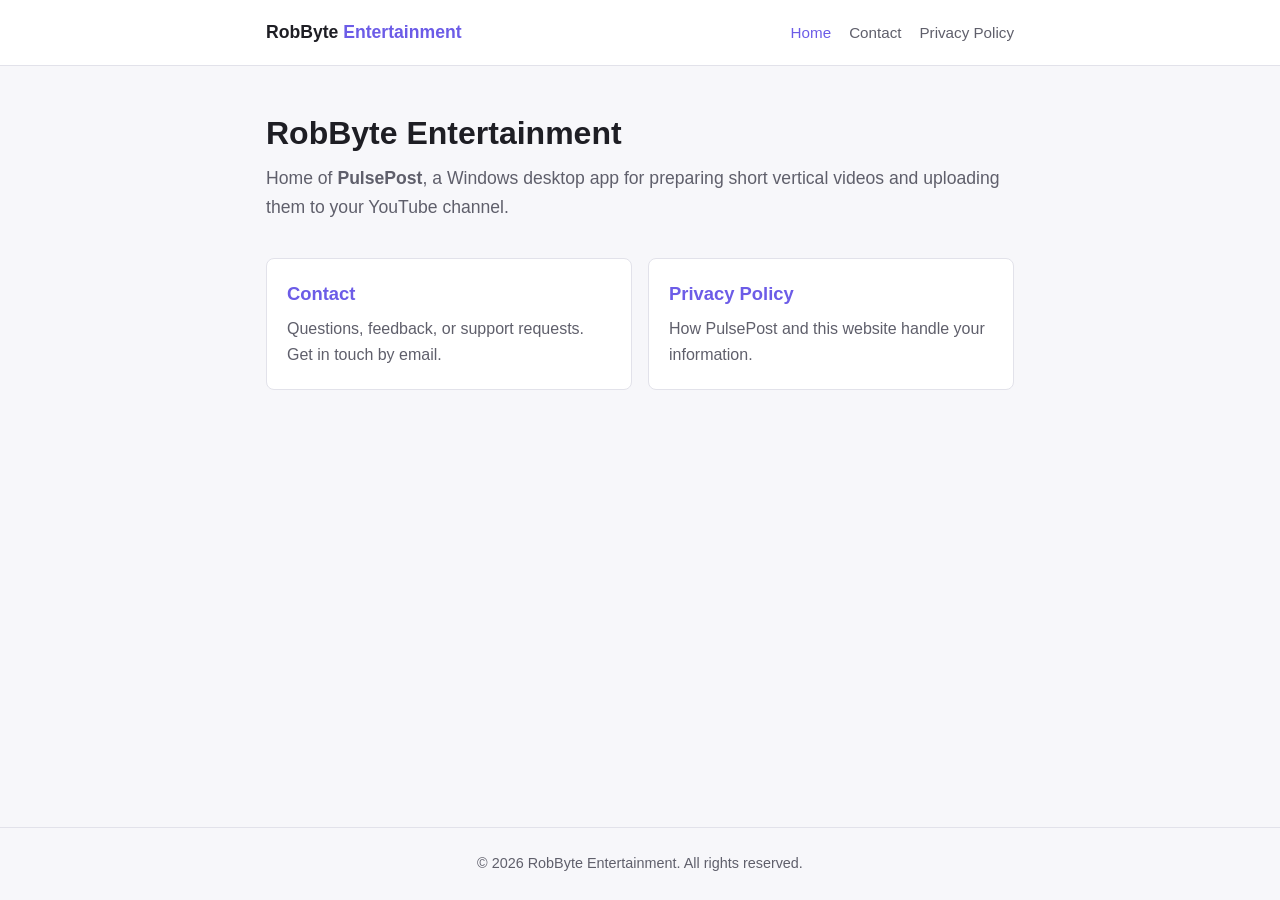
<file: index.html>
<!DOCTYPE html>
<html lang="en">
<head>
    <meta charset="UTF-8">
    <meta name="viewport" content="width=device-width, initial-scale=1.0">
    <title>RobByte Entertainment</title>
    <meta name="description" content="RobByte Entertainment, the home of PulsePost.">
    <link rel="stylesheet" href="styles.css">
</head>
<body>
    <header>
        <div class="header-inner">
            <a class="brand" href="index.html">RobByte <span>Entertainment</span></a>
            <nav class="site-nav" aria-label="Main">
                <a href="index.html" aria-current="page">Home</a>
                <a href="contact.html">Contact</a>
                <a href="privacy-policy.html">Privacy Policy</a>
            </nav>
        </div>
    </header>

    <main>
        <h1>RobByte Entertainment</h1>
        <p class="lead">
            Home of <strong>PulsePost</strong>, a Windows desktop app for preparing short vertical videos
            and uploading them to your YouTube channel.
        </p>

        <div class="cards">
            <a class="card" href="contact.html">
                <h2>Contact</h2>
                <p>Questions, feedback, or support requests. Get in touch by email.</p>
            </a>
            <a class="card" href="privacy-policy.html">
                <h2>Privacy Policy</h2>
                <p>How PulsePost and this website handle your information.</p>
            </a>
        </div>
    </main>

    <footer>
        &copy; 2026 RobByte Entertainment. All rights reserved.
    </footer>
</body>
</html>
</file>
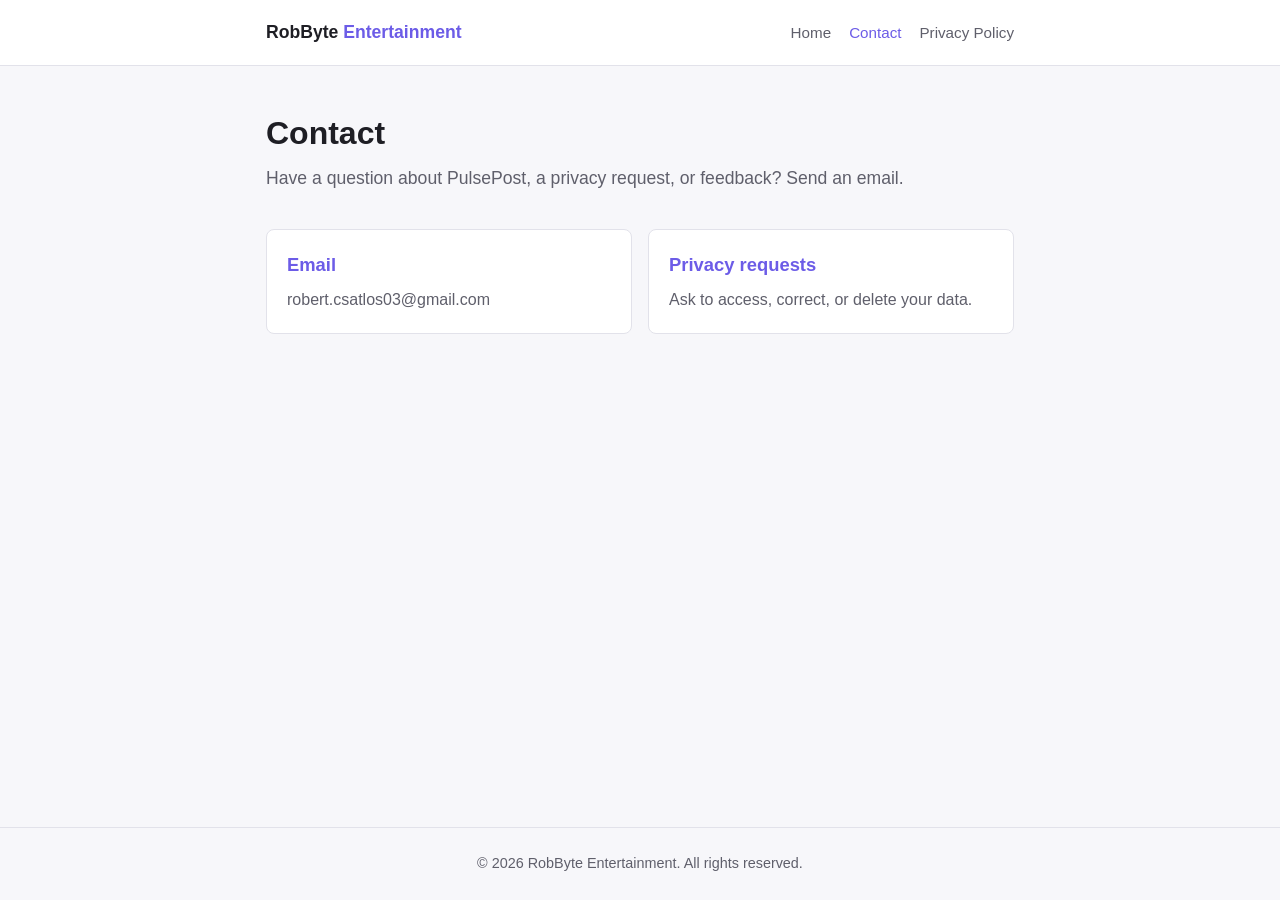
<file: contact.html>
<!DOCTYPE html>
<html lang="en">
<head>
    <meta charset="UTF-8">
    <meta name="viewport" content="width=device-width, initial-scale=1.0">
    <title>Contact | RobByte Entertainment</title>
    <meta name="description" content="Contact RobByte Entertainment about PulsePost or this website.">
    <link rel="stylesheet" href="styles.css">
</head>
<body>
    <header>
        <div class="header-inner">
            <a class="brand" href="index.html">RobByte <span>Entertainment</span></a>
            <nav class="site-nav" aria-label="Main">
                <a href="index.html">Home</a>
                <a href="contact.html" aria-current="page">Contact</a>
                <a href="privacy-policy.html">Privacy Policy</a>
            </nav>
        </div>
    </header>

    <main>
        <h1>Contact</h1>
        <p class="lead">Have a question about PulsePost, a privacy request, or feedback? Send an email.</p>

        <div class="cards">
            <a class="card" href="mailto:robert.csatlos03@gmail.com">
                <h2>Email</h2>
                <p>robert.csatlos03@gmail.com</p>
            </a>
            <a class="card" href="https://app.termly.io/dsar/36731ce0-c883-4314-8002-296a317813c5" target="_blank" rel="noopener">
                <h2>Privacy requests</h2>
                <p>Ask to access, correct, or delete your data.</p>
            </a>
        </div>
    </main>

    <footer>
        &copy; 2026 RobByte Entertainment. All rights reserved.
    </footer>
</body>
</html>
</file>
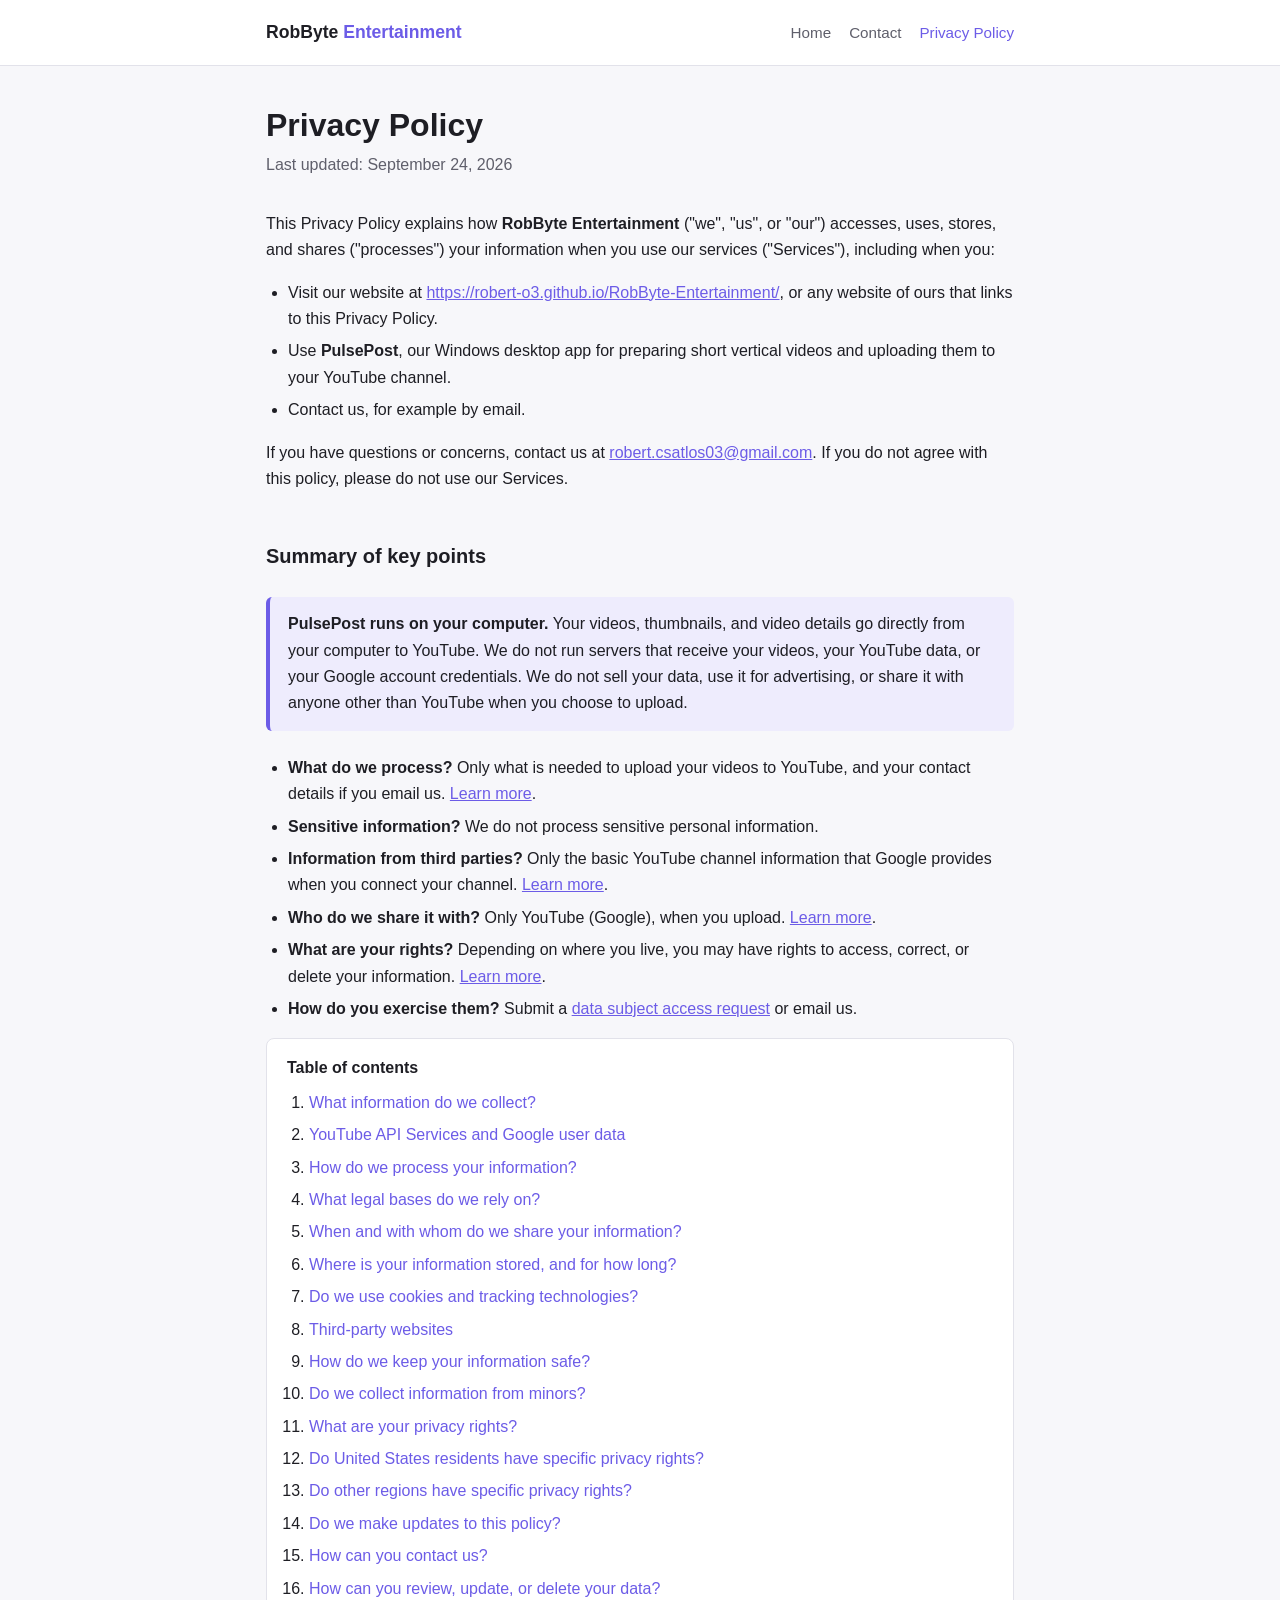
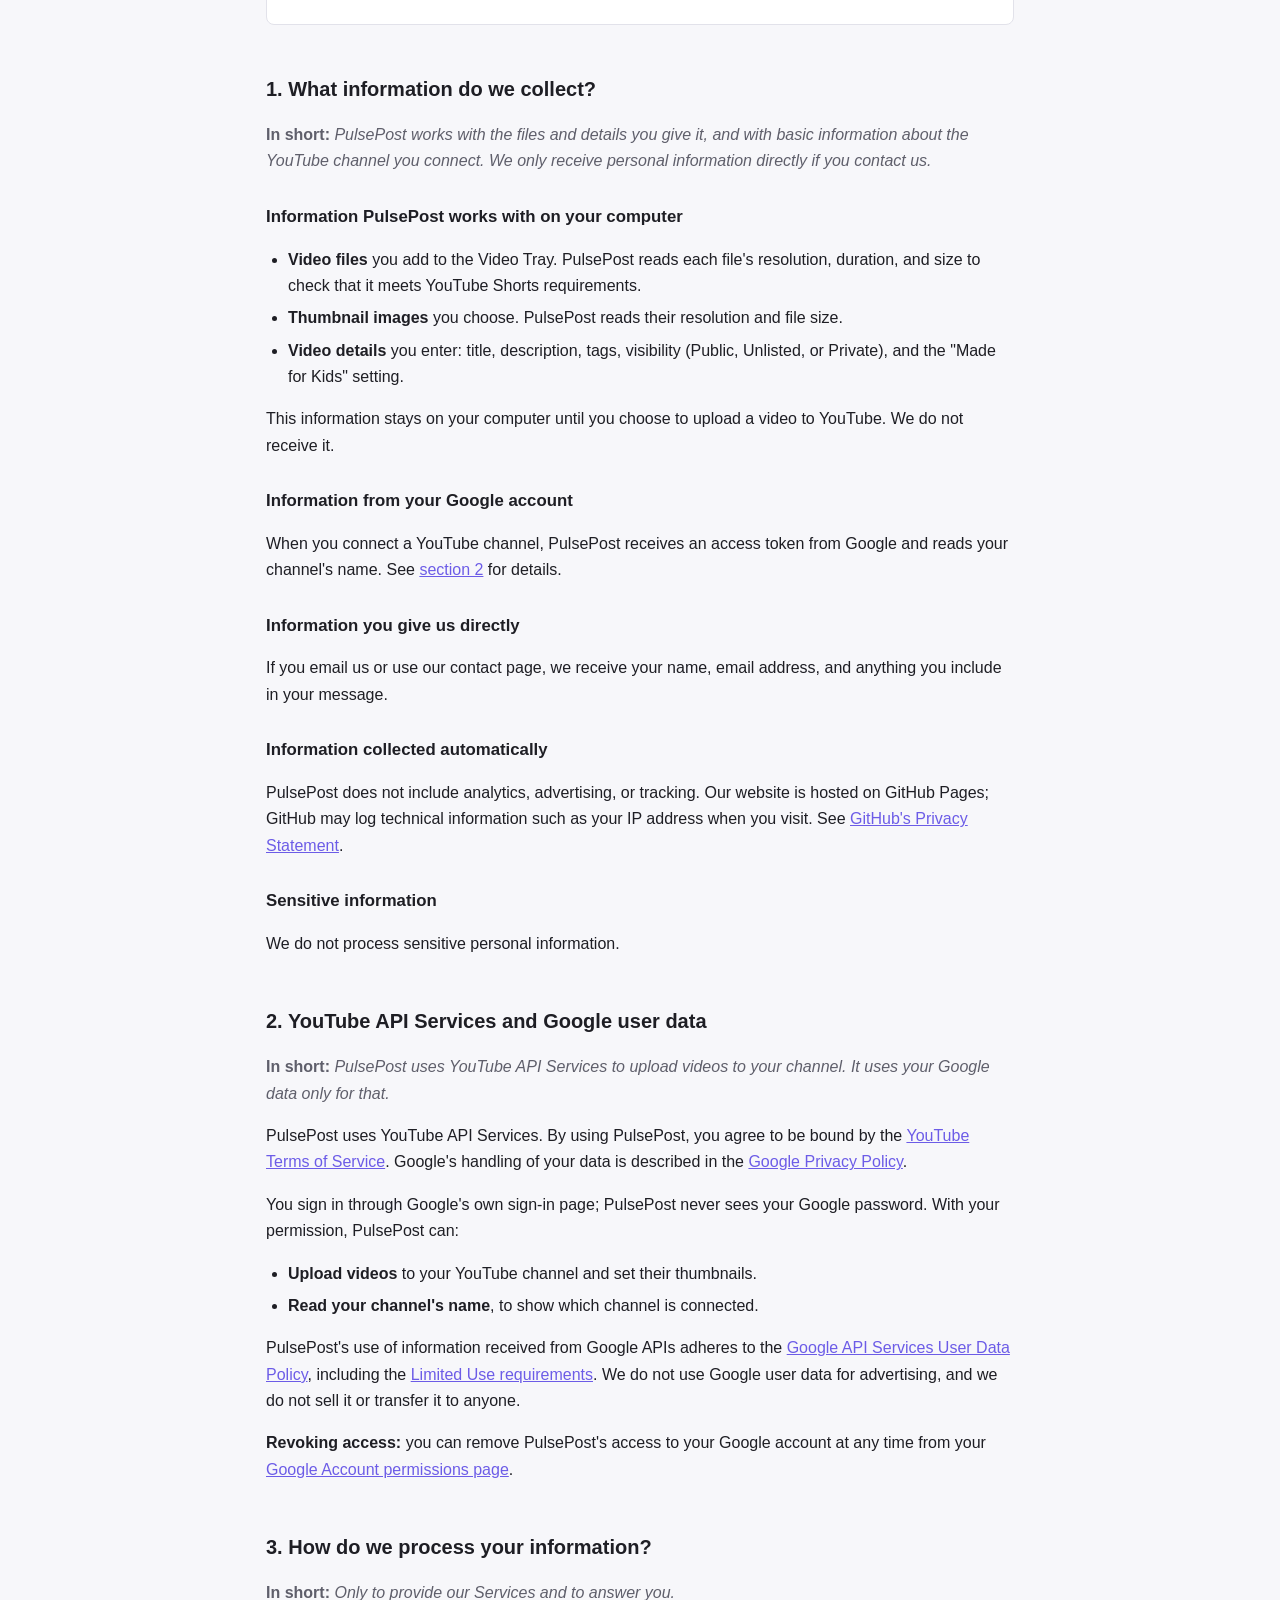
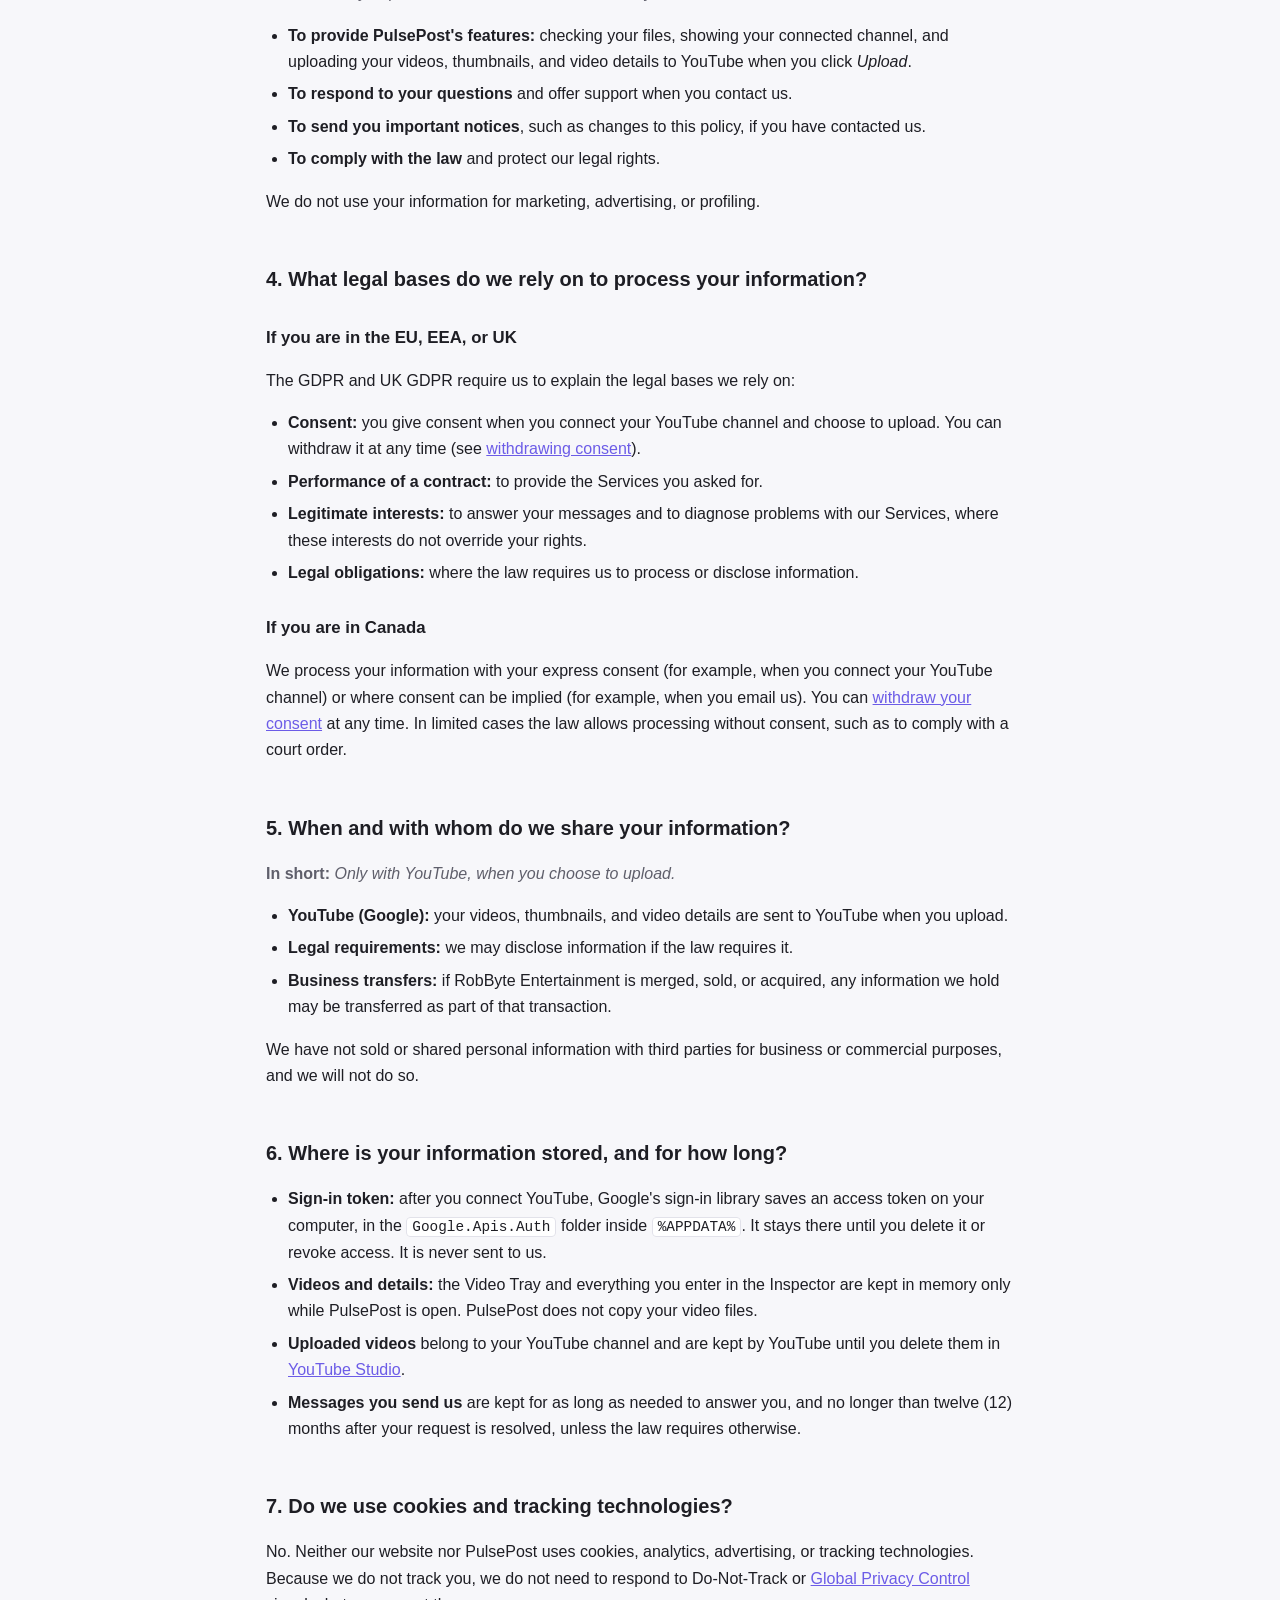
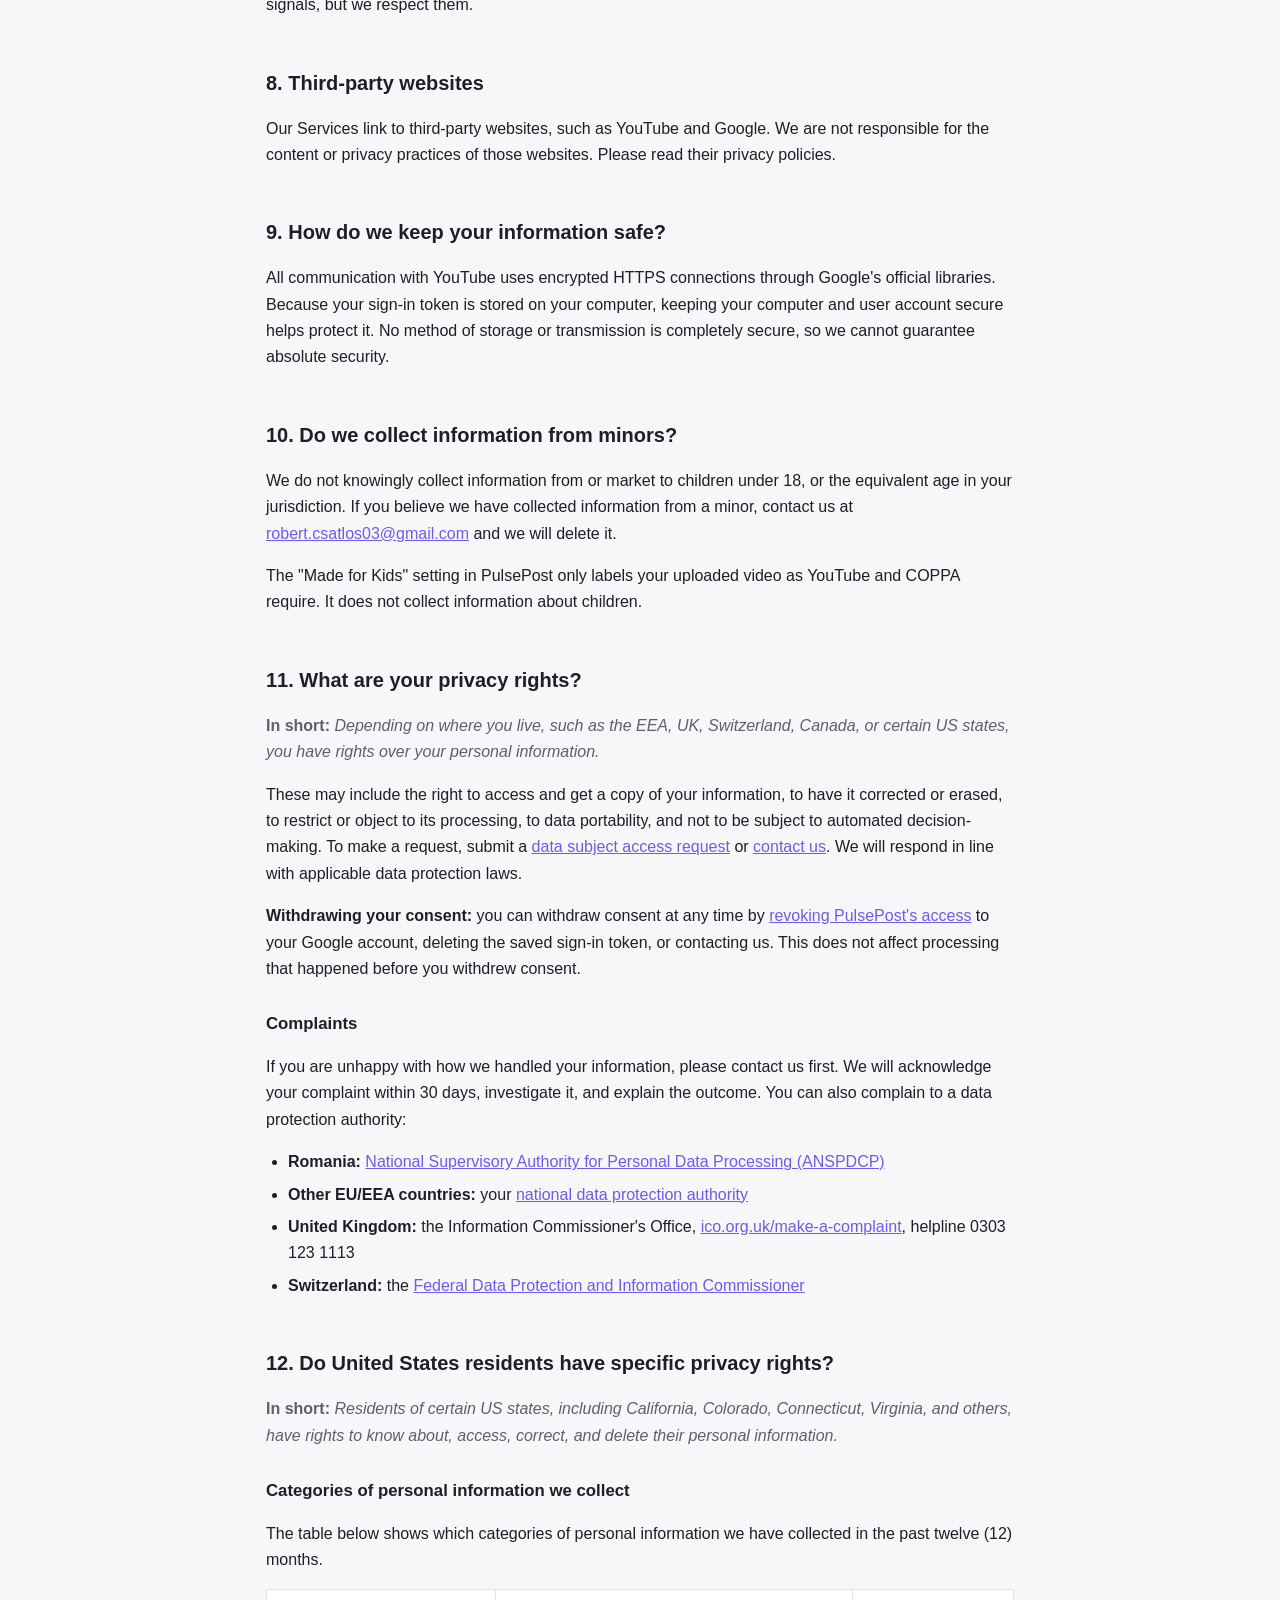
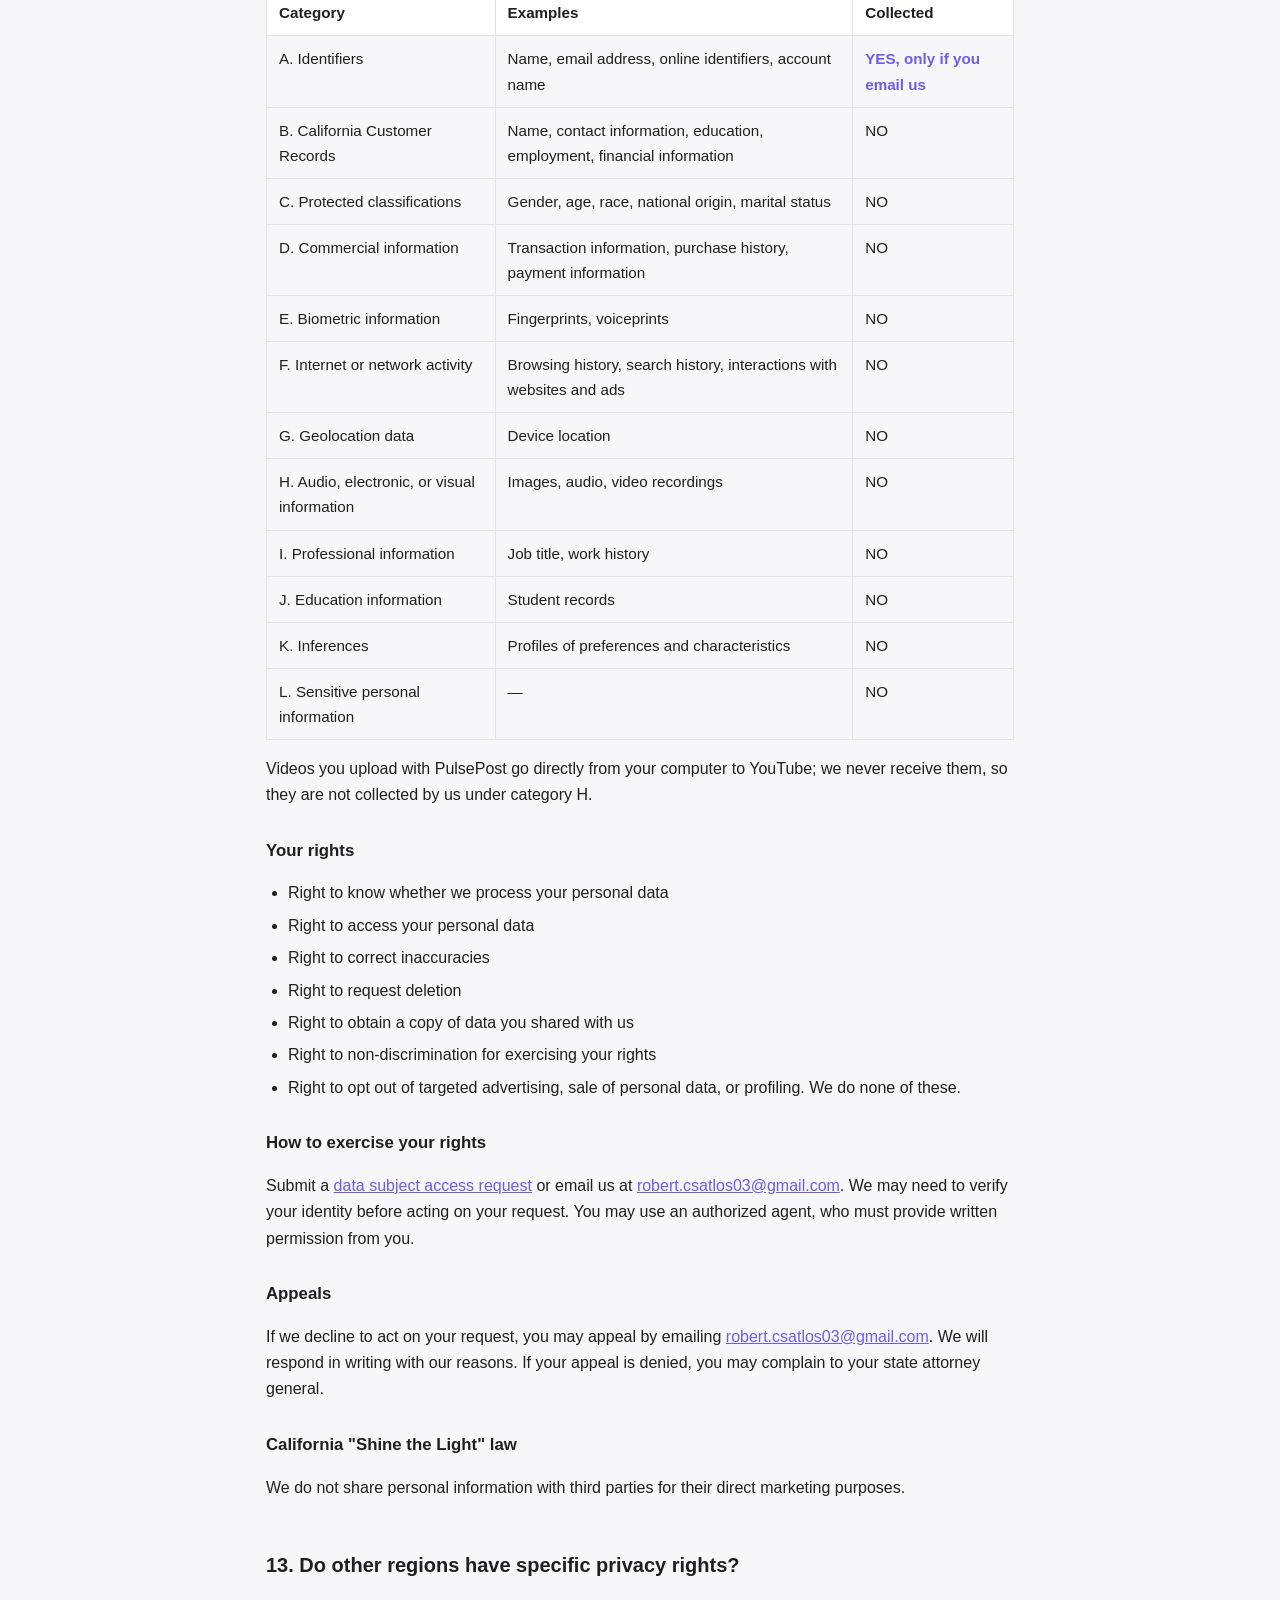
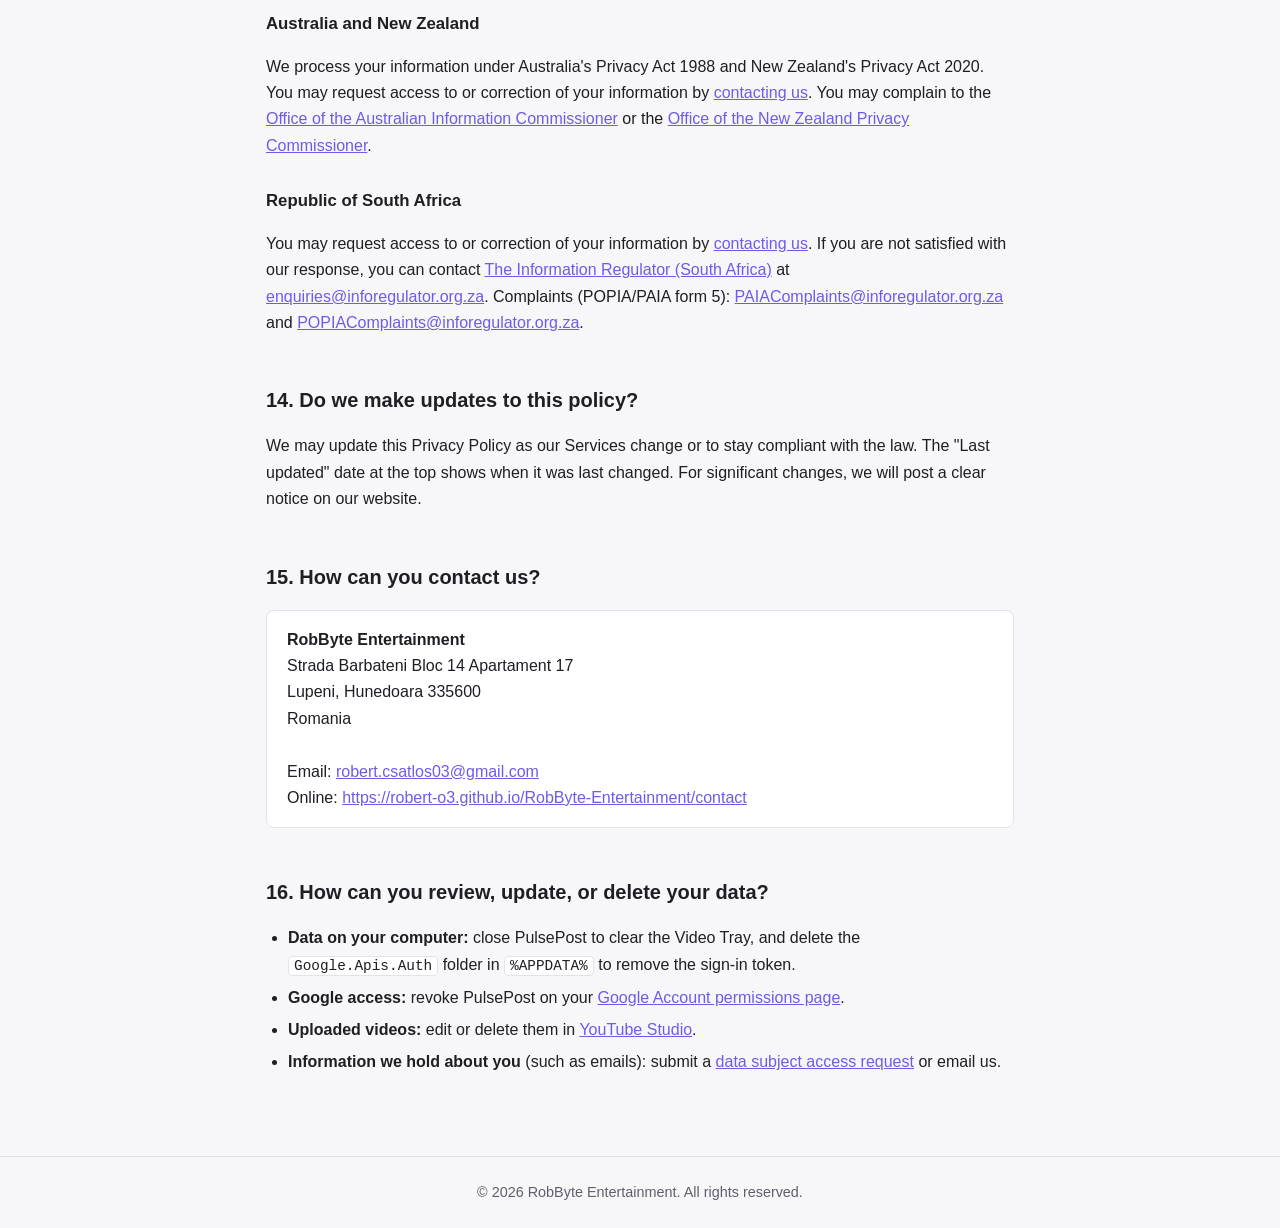
<file: privacy-policy.html>
<!DOCTYPE html>
<html lang="en">
<head>
    <meta charset="UTF-8">
    <meta name="viewport" content="width=device-width, initial-scale=1.0">
    <title>Privacy Policy | RobByte Entertainment</title>
    <meta name="description" content="Privacy Policy for RobByte Entertainment's website and the PulsePost desktop app.">
    <style>
        :root {
            --bg: #f7f7fa;
            --surface: #ffffff;
            --border: #e2e2ea;
            --text: #1e1e24;
            --muted: #5f5f6b;
            --accent: #6c5ce7;
            --accent-soft: #eeecfd;
        }

        @media (prefers-color-scheme: dark) {
            :root {
                --bg: #121215;
                --surface: #1e1e24;
                --border: #2a2a35;
                --text: #e0e0e0;
                --muted: #8e8e93;
                --accent: #8c7ef0;
                --accent-soft: #24223a;
            }
        }

        * { box-sizing: border-box; }

        html { scroll-behavior: smooth; }

        body {
            margin: 0;
            background: var(--bg);
            color: var(--text);
            font-family: "Inter", -apple-system, BlinkMacSystemFont, "Segoe UI", Roboto, sans-serif;
            font-size: 16px;
            line-height: 1.65;
        }

        header {
            border-bottom: 1px solid var(--border);
            background: var(--surface);
        }

        .header-inner {
            max-width: 780px;
            margin: 0 auto;
            padding: 18px 16px;
            display: flex;
            align-items: center;
            justify-content: space-between;
            flex-wrap: wrap;
            gap: 8px 20px;
        }

        nav.site-nav {
            display: flex;
            gap: 18px;
            font-size: 0.95rem;
        }

        nav.site-nav a {
            color: var(--muted);
            text-decoration: none;
        }

        nav.site-nav a:hover,
        nav.site-nav a[aria-current="page"] {
            color: var(--accent);
        }

        .brand {
            font-weight: 700;
            font-size: 1.1rem;
            color: var(--text);
            text-decoration: none;
        }

        .brand span { color: var(--accent); }

        main {
            max-width: 780px;
            margin: 0 auto;
            padding: 40px 16px 64px;
        }

        h1 {
            font-size: 2rem;
            line-height: 1.2;
            margin: 0 0 8px;
        }

        h2 {
            font-size: 1.25rem;
            margin: 48px 0 12px;
            scroll-margin-top: 16px;
        }

        h3 {
            font-size: 1.05rem;
            margin: 28px 0 8px;
        }

        .meta {
            color: var(--muted);
            margin: 0 0 32px;
        }

        .in-short {
            color: var(--muted);
            font-style: italic;
        }

        .in-short strong { font-style: normal; }

        ul { padding-left: 22px; }
        li { margin-bottom: 6px; }

        a { color: var(--accent); overflow-wrap: anywhere; }

        code {
            background: var(--surface);
            border: 1px solid var(--border);
            border-radius: 4px;
            padding: 1px 5px;
            font-size: 0.9em;
        }

        .callout {
            background: var(--accent-soft);
            border-left: 4px solid var(--accent);
            border-radius: 6px;
            padding: 14px 18px;
            margin: 24px 0;
        }

        .callout p { margin: 0; }

        .card {
            background: var(--surface);
            border: 1px solid var(--border);
            border-radius: 8px;
            padding: 16px 20px;
            margin: 16px 0;
        }

        nav.toc ol { margin: 8px 0 0; padding-left: 22px; }
        nav.toc a { text-decoration: none; }
        nav.toc a:hover { text-decoration: underline; }

        .table-wrap { overflow-x: auto; margin: 16px 0; }

        table {
            width: 100%;
            border-collapse: collapse;
            font-size: 0.95rem;
        }

        th, td {
            text-align: left;
            vertical-align: top;
            padding: 10px 12px;
            border: 1px solid var(--border);
        }

        th { background: var(--surface); }

        td.yes { color: var(--accent); font-weight: 600; }

        address { font-style: normal; }

        footer {
            border-top: 1px solid var(--border);
            color: var(--muted);
            font-size: 0.9rem;
            text-align: center;
            padding: 24px 16px;
        }
    </style>
</head>
<body>
    <header>
        <div class="header-inner">
            <a class="brand" href="index.html">RobByte <span>Entertainment</span></a>
            <nav class="site-nav" aria-label="Main">
                <a href="index.html">Home</a>
                <a href="contact.html">Contact</a>
                <a href="privacy-policy.html" aria-current="page">Privacy Policy</a>
            </nav>
        </div>
    </header>

    <main>
        <h1>Privacy Policy</h1>
        <p class="meta">Last updated: September 24, 2026</p>

        <p>
            This Privacy Policy explains how <strong>RobByte Entertainment</strong> ("we", "us", or "our") accesses,
            uses, stores, and shares ("processes") your information when you use our services ("Services"), including when you:
        </p>
        <ul>
            <li>Visit our website at <a href="https://robert-o3.github.io/RobByte-Entertainment/">https://robert-o3.github.io/RobByte-Entertainment/</a>, or any website of ours that links to this Privacy Policy.</li>
            <li>Use <strong>PulsePost</strong>, our Windows desktop app for preparing short vertical videos and uploading them to your YouTube channel.</li>
            <li>Contact us, for example by email.</li>
        </ul>
        <p>
            If you have questions or concerns, contact us at
            <a href="mailto:robert.csatlos03@gmail.com">robert.csatlos03@gmail.com</a>.
            If you do not agree with this policy, please do not use our Services.
        </p>

        <h2 id="summary">Summary of key points</h2>
        <div class="callout">
            <p>
                <strong>PulsePost runs on your computer.</strong> Your videos, thumbnails, and video details go
                directly from your computer to YouTube. We do not run servers that receive your videos, your YouTube
                data, or your Google account credentials. We do not sell your data, use it for advertising, or share it
                with anyone other than YouTube when you choose to upload.
            </p>
        </div>
        <ul>
            <li><strong>What do we process?</strong> Only what is needed to upload your videos to YouTube, and your contact details if you email us. <a href="#infocollect">Learn more</a>.</li>
            <li><strong>Sensitive information?</strong> We do not process sensitive personal information.</li>
            <li><strong>Information from third parties?</strong> Only the basic YouTube channel information that Google provides when you connect your channel. <a href="#youtube">Learn more</a>.</li>
            <li><strong>Who do we share it with?</strong> Only YouTube (Google), when you upload. <a href="#whoshare">Learn more</a>.</li>
            <li><strong>What are your rights?</strong> Depending on where you live, you may have rights to access, correct, or delete your information. <a href="#privacyrights">Learn more</a>.</li>
            <li><strong>How do you exercise them?</strong> Submit a <a href="https://app.termly.io/dsar/36731ce0-c883-4314-8002-296a317813c5" target="_blank" rel="noopener">data subject access request</a> or email us.</li>
        </ul>

        <nav class="toc card" aria-label="Table of contents">
            <strong>Table of contents</strong>
            <ol>
                <li><a href="#infocollect">What information do we collect?</a></li>
                <li><a href="#youtube">YouTube API Services and Google user data</a></li>
                <li><a href="#infouse">How do we process your information?</a></li>
                <li><a href="#legalbases">What legal bases do we rely on?</a></li>
                <li><a href="#whoshare">When and with whom do we share your information?</a></li>
                <li><a href="#storage">Where is your information stored, and for how long?</a></li>
                <li><a href="#cookies">Do we use cookies and tracking technologies?</a></li>
                <li><a href="#3pwebsites">Third-party websites</a></li>
                <li><a href="#security">How do we keep your information safe?</a></li>
                <li><a href="#infominors">Do we collect information from minors?</a></li>
                <li><a href="#privacyrights">What are your privacy rights?</a></li>
                <li><a href="#uslaws">Do United States residents have specific privacy rights?</a></li>
                <li><a href="#otherlaws">Do other regions have specific privacy rights?</a></li>
                <li><a href="#policyupdates">Do we make updates to this policy?</a></li>
                <li><a href="#contact">How can you contact us?</a></li>
                <li><a href="#request">How can you review, update, or delete your data?</a></li>
            </ol>
        </nav>

        <h2 id="infocollect">1. What information do we collect?</h2>
        <p class="in-short"><strong>In short:</strong> PulsePost works with the files and details you give it, and with basic information about the YouTube channel you connect. We only receive personal information directly if you contact us.</p>

        <h3>Information PulsePost works with on your computer</h3>
        <ul>
            <li><strong>Video files</strong> you add to the Video Tray. PulsePost reads each file's resolution, duration, and size to check that it meets YouTube Shorts requirements.</li>
            <li><strong>Thumbnail images</strong> you choose. PulsePost reads their resolution and file size.</li>
            <li><strong>Video details</strong> you enter: title, description, tags, visibility (Public, Unlisted, or Private), and the "Made for Kids" setting.</li>
        </ul>
        <p>This information stays on your computer until you choose to upload a video to YouTube. We do not receive it.</p>

        <h3>Information from your Google account</h3>
        <p>When you connect a YouTube channel, PulsePost receives an access token from Google and reads your channel's name. See <a href="#youtube">section 2</a> for details.</p>

        <h3>Information you give us directly</h3>
        <p>If you email us or use our contact page, we receive your name, email address, and anything you include in your message.</p>

        <h3>Information collected automatically</h3>
        <p>
            PulsePost does not include analytics, advertising, or tracking. Our website is hosted on GitHub Pages;
            GitHub may log technical information such as your IP address when you visit. See
            <a href="https://docs.github.com/en/site-policy/privacy-policies/github-general-privacy-statement" target="_blank" rel="noopener">GitHub's Privacy Statement</a>.
        </p>

        <h3>Sensitive information</h3>
        <p>We do not process sensitive personal information.</p>

        <h2 id="youtube">2. YouTube API Services and Google user data</h2>
        <p class="in-short"><strong>In short:</strong> PulsePost uses YouTube API Services to upload videos to your channel. It uses your Google data only for that.</p>
        <p>
            PulsePost uses YouTube API Services. By using PulsePost, you agree to be bound by the
            <a href="https://www.youtube.com/t/terms" target="_blank" rel="noopener">YouTube Terms of Service</a>.
            Google's handling of your data is described in the
            <a href="https://policies.google.com/privacy" target="_blank" rel="noopener">Google Privacy Policy</a>.
        </p>
        <p>You sign in through Google's own sign-in page; PulsePost never sees your Google password. With your permission, PulsePost can:</p>
        <ul>
            <li><strong>Upload videos</strong> to your YouTube channel and set their thumbnails.</li>
            <li><strong>Read your channel's name</strong>, to show which channel is connected.</li>
        </ul>
        <p>
            PulsePost's use of information received from Google APIs adheres to the
            <a href="https://developers.google.com/terms/api-services-user-data-policy" target="_blank" rel="noopener">Google API Services User Data Policy</a>,
            including the <a href="https://developers.google.com/terms/api-services-user-data-policy#limited-use" target="_blank" rel="noopener">Limited Use requirements</a>.
            We do not use Google user data for advertising, and we do not sell it or transfer it to anyone.
        </p>
        <p>
            <strong>Revoking access:</strong> you can remove PulsePost's access to your Google account at any time from your
            <a href="https://myaccount.google.com/permissions" target="_blank" rel="noopener">Google Account permissions page</a>.
        </p>

        <h2 id="infouse">3. How do we process your information?</h2>
        <p class="in-short"><strong>In short:</strong> Only to provide our Services and to answer you.</p>
        <ul>
            <li><strong>To provide PulsePost's features:</strong> checking your files, showing your connected channel, and uploading your videos, thumbnails, and video details to YouTube when you click <em>Upload</em>.</li>
            <li><strong>To respond to your questions</strong> and offer support when you contact us.</li>
            <li><strong>To send you important notices</strong>, such as changes to this policy, if you have contacted us.</li>
            <li><strong>To comply with the law</strong> and protect our legal rights.</li>
        </ul>
        <p>We do not use your information for marketing, advertising, or profiling.</p>

        <h2 id="legalbases">4. What legal bases do we rely on to process your information?</h2>
        <h3>If you are in the EU, EEA, or UK</h3>
        <p>The GDPR and UK GDPR require us to explain the legal bases we rely on:</p>
        <ul>
            <li><strong>Consent:</strong> you give consent when you connect your YouTube channel and choose to upload. You can withdraw it at any time (see <a href="#withdrawconsent">withdrawing consent</a>).</li>
            <li><strong>Performance of a contract:</strong> to provide the Services you asked for.</li>
            <li><strong>Legitimate interests:</strong> to answer your messages and to diagnose problems with our Services, where these interests do not override your rights.</li>
            <li><strong>Legal obligations:</strong> where the law requires us to process or disclose information.</li>
        </ul>
        <h3>If you are in Canada</h3>
        <p>We process your information with your express consent (for example, when you connect your YouTube channel) or where consent can be implied (for example, when you email us). You can <a href="#withdrawconsent">withdraw your consent</a> at any time. In limited cases the law allows processing without consent, such as to comply with a court order.</p>

        <h2 id="whoshare">5. When and with whom do we share your information?</h2>
        <p class="in-short"><strong>In short:</strong> Only with YouTube, when you choose to upload.</p>
        <ul>
            <li><strong>YouTube (Google):</strong> your videos, thumbnails, and video details are sent to YouTube when you upload.</li>
            <li><strong>Legal requirements:</strong> we may disclose information if the law requires it.</li>
            <li><strong>Business transfers:</strong> if RobByte Entertainment is merged, sold, or acquired, any information we hold may be transferred as part of that transaction.</li>
        </ul>
        <p>We have not sold or shared personal information with third parties for business or commercial purposes, and we will not do so.</p>

        <h2 id="storage">6. Where is your information stored, and for how long?</h2>
        <ul>
            <li><strong>Sign-in token:</strong> after you connect YouTube, Google's sign-in library saves an access token on your computer, in the <code>Google.Apis.Auth</code> folder inside <code>%APPDATA%</code>. It stays there until you delete it or revoke access. It is never sent to us.</li>
            <li><strong>Videos and details:</strong> the Video Tray and everything you enter in the Inspector are kept in memory only while PulsePost is open. PulsePost does not copy your video files.</li>
            <li><strong>Uploaded videos</strong> belong to your YouTube channel and are kept by YouTube until you delete them in <a href="https://studio.youtube.com" target="_blank" rel="noopener">YouTube Studio</a>.</li>
            <li><strong>Messages you send us</strong> are kept for as long as needed to answer you, and no longer than twelve (12) months after your request is resolved, unless the law requires otherwise.</li>
        </ul>

        <h2 id="cookies">7. Do we use cookies and tracking technologies?</h2>
        <p>
            No. Neither our website nor PulsePost uses cookies, analytics, advertising, or tracking technologies.
            Because we do not track you, we do not need to respond to Do-Not-Track or
            <a href="https://globalprivacycontrol.org/" target="_blank" rel="noopener">Global Privacy Control</a> signals, but we respect them.
        </p>

        <h2 id="3pwebsites">8. Third-party websites</h2>
        <p>
            Our Services link to third-party websites, such as YouTube and Google. We are not responsible for the content
            or privacy practices of those websites. Please read their privacy policies.
        </p>

        <h2 id="security">9. How do we keep your information safe?</h2>
        <p>
            All communication with YouTube uses encrypted HTTPS connections through Google's official libraries.
            Because your sign-in token is stored on your computer, keeping your computer and user account secure
            helps protect it. No method of storage or transmission is completely secure, so we cannot guarantee absolute security.
        </p>

        <h2 id="infominors">10. Do we collect information from minors?</h2>
        <p>
            We do not knowingly collect information from or market to children under 18, or the equivalent age in your
            jurisdiction. If you believe we have collected information from a minor, contact us at
            <a href="mailto:robert.csatlos03@gmail.com">robert.csatlos03@gmail.com</a> and we will delete it.
        </p>
        <p>
            The "Made for Kids" setting in PulsePost only labels your uploaded video as YouTube and COPPA require.
            It does not collect information about children.
        </p>

        <h2 id="privacyrights">11. What are your privacy rights?</h2>
        <p class="in-short"><strong>In short:</strong> Depending on where you live, such as the EEA, UK, Switzerland, Canada, or certain US states, you have rights over your personal information.</p>
        <p>
            These may include the right to access and get a copy of your information, to have it corrected or erased,
            to restrict or object to its processing, to data portability, and not to be subject to automated decision-making.
            To make a request, submit a <a href="https://app.termly.io/dsar/36731ce0-c883-4314-8002-296a317813c5" target="_blank" rel="noopener">data subject access request</a>
            or <a href="#contact">contact us</a>. We will respond in line with applicable data protection laws.
        </p>
        <p id="withdrawconsent">
            <strong>Withdrawing your consent:</strong> you can withdraw consent at any time by
            <a href="https://myaccount.google.com/permissions" target="_blank" rel="noopener">revoking PulsePost's access</a> to your Google account,
            deleting the saved sign-in token, or contacting us. This does not affect processing that happened before you withdrew consent.
        </p>

        <h3>Complaints</h3>
        <p>If you are unhappy with how we handled your information, please contact us first. We will acknowledge your complaint within 30 days, investigate it, and explain the outcome. You can also complain to a data protection authority:</p>
        <ul>
            <li><strong>Romania:</strong> <a href="https://www.dataprotection.ro/" target="_blank" rel="noopener">National Supervisory Authority for Personal Data Processing (ANSPDCP)</a></li>
            <li><strong>Other EU/EEA countries:</strong> your <a href="https://edpb.europa.eu/about-edpb/about-edpb/members_en" target="_blank" rel="noopener">national data protection authority</a></li>
            <li><strong>United Kingdom:</strong> the Information Commissioner's Office, <a href="https://ico.org.uk/make-a-complaint" target="_blank" rel="noopener">ico.org.uk/make-a-complaint</a>, helpline 0303 123 1113</li>
            <li><strong>Switzerland:</strong> the <a href="https://www.edoeb.admin.ch/edoeb/en/home.html" target="_blank" rel="noopener">Federal Data Protection and Information Commissioner</a></li>
        </ul>

        <h2 id="uslaws">12. Do United States residents have specific privacy rights?</h2>
        <p class="in-short"><strong>In short:</strong> Residents of certain US states, including California, Colorado, Connecticut, Virginia, and others, have rights to know about, access, correct, and delete their personal information.</p>

        <h3>Categories of personal information we collect</h3>
        <p>The table below shows which categories of personal information we have collected in the past twelve (12) months.</p>
        <div class="table-wrap">
            <table>
                <thead>
                    <tr><th>Category</th><th>Examples</th><th>Collected</th></tr>
                </thead>
                <tbody>
                    <tr><td>A. Identifiers</td><td>Name, email address, online identifiers, account name</td><td class="yes">YES, only if you email us</td></tr>
                    <tr><td>B. California Customer Records</td><td>Name, contact information, education, employment, financial information</td><td>NO</td></tr>
                    <tr><td>C. Protected classifications</td><td>Gender, age, race, national origin, marital status</td><td>NO</td></tr>
                    <tr><td>D. Commercial information</td><td>Transaction information, purchase history, payment information</td><td>NO</td></tr>
                    <tr><td>E. Biometric information</td><td>Fingerprints, voiceprints</td><td>NO</td></tr>
                    <tr><td>F. Internet or network activity</td><td>Browsing history, search history, interactions with websites and ads</td><td>NO</td></tr>
                    <tr><td>G. Geolocation data</td><td>Device location</td><td>NO</td></tr>
                    <tr><td>H. Audio, electronic, or visual information</td><td>Images, audio, video recordings</td><td>NO</td></tr>
                    <tr><td>I. Professional information</td><td>Job title, work history</td><td>NO</td></tr>
                    <tr><td>J. Education information</td><td>Student records</td><td>NO</td></tr>
                    <tr><td>K. Inferences</td><td>Profiles of preferences and characteristics</td><td>NO</td></tr>
                    <tr><td>L. Sensitive personal information</td><td>&mdash;</td><td>NO</td></tr>
                </tbody>
            </table>
        </div>
        <p>
            Videos you upload with PulsePost go directly from your computer to YouTube; we never receive them, so they
            are not collected by us under category H.
        </p>

        <h3>Your rights</h3>
        <ul>
            <li>Right to know whether we process your personal data</li>
            <li>Right to access your personal data</li>
            <li>Right to correct inaccuracies</li>
            <li>Right to request deletion</li>
            <li>Right to obtain a copy of data you shared with us</li>
            <li>Right to non-discrimination for exercising your rights</li>
            <li>Right to opt out of targeted advertising, sale of personal data, or profiling. We do none of these.</li>
        </ul>

        <h3>How to exercise your rights</h3>
        <p>
            Submit a <a href="https://app.termly.io/dsar/36731ce0-c883-4314-8002-296a317813c5" target="_blank" rel="noopener">data subject access request</a>
            or email us at <a href="mailto:robert.csatlos03@gmail.com">robert.csatlos03@gmail.com</a>. We may need to verify your
            identity before acting on your request. You may use an authorized agent, who must provide written permission from you.
        </p>

        <h3>Appeals</h3>
        <p>
            If we decline to act on your request, you may appeal by emailing
            <a href="mailto:robert.csatlos03@gmail.com">robert.csatlos03@gmail.com</a>. We will respond in writing with our reasons.
            If your appeal is denied, you may complain to your state attorney general.
        </p>

        <h3>California "Shine the Light" law</h3>
        <p>We do not share personal information with third parties for their direct marketing purposes.</p>

        <h2 id="otherlaws">13. Do other regions have specific privacy rights?</h2>
        <h3>Australia and New Zealand</h3>
        <p>
            We process your information under Australia's Privacy Act 1988 and New Zealand's Privacy Act 2020. You may
            request access to or correction of your information by <a href="#request">contacting us</a>. You may complain to the
            <a href="https://www.oaic.gov.au/privacy/privacy-complaints/lodge-a-privacy-complaint-with-us" target="_blank" rel="noopener">Office of the Australian Information Commissioner</a>
            or the <a href="https://www.privacy.org.nz/your-rights/making-a-complaint/" target="_blank" rel="noopener">Office of the New Zealand Privacy Commissioner</a>.
        </p>
        <h3>Republic of South Africa</h3>
        <p>
            You may request access to or correction of your information by <a href="#request">contacting us</a>. If you are not
            satisfied with our response, you can contact <a href="https://inforegulator.org.za/" target="_blank" rel="noopener">The Information Regulator (South Africa)</a>
            at <a href="mailto:enquiries@inforegulator.org.za">enquiries@inforegulator.org.za</a>. Complaints (POPIA/PAIA form 5):
            <a href="mailto:PAIAComplaints@inforegulator.org.za">PAIAComplaints@inforegulator.org.za</a> and
            <a href="mailto:POPIAComplaints@inforegulator.org.za">POPIAComplaints@inforegulator.org.za</a>.
        </p>

        <h2 id="policyupdates">14. Do we make updates to this policy?</h2>
        <p>
            We may update this Privacy Policy as our Services change or to stay compliant with the law. The "Last updated"
            date at the top shows when it was last changed. For significant changes, we will post a clear notice on our website.
        </p>

        <h2 id="contact">15. How can you contact us?</h2>
        <div class="card">
            <address>
                <strong>RobByte Entertainment</strong><br>
                Strada Barbateni Bloc 14 Apartament 17<br>
                Lupeni, Hunedoara 335600<br>
                Romania<br><br>
                Email: <a href="mailto:robert.csatlos03@gmail.com">robert.csatlos03@gmail.com</a><br>
                Online: <a href="https://robert-o3.github.io/RobByte-Entertainment/contact">https://robert-o3.github.io/RobByte-Entertainment/contact</a>
            </address>
        </div>

        <h2 id="request">16. How can you review, update, or delete your data?</h2>
        <ul>
            <li><strong>Data on your computer:</strong> close PulsePost to clear the Video Tray, and delete the <code>Google.Apis.Auth</code> folder in <code>%APPDATA%</code> to remove the sign-in token.</li>
            <li><strong>Google access:</strong> revoke PulsePost on your <a href="https://myaccount.google.com/permissions" target="_blank" rel="noopener">Google Account permissions page</a>.</li>
            <li><strong>Uploaded videos:</strong> edit or delete them in <a href="https://studio.youtube.com" target="_blank" rel="noopener">YouTube Studio</a>.</li>
            <li><strong>Information we hold about you</strong> (such as emails): submit a <a href="https://app.termly.io/dsar/36731ce0-c883-4314-8002-296a317813c5" target="_blank" rel="noopener">data subject access request</a> or email us.</li>
        </ul>
    </main>

    <footer>
        &copy; 2026 RobByte Entertainment. All rights reserved.
    </footer>
</body>
</html>
</file>
<file: styles.css>
:root {
    --bg: #f7f7fa;
    --surface: #ffffff;
    --border: #e2e2ea;
    --text: #1e1e24;
    --muted: #5f5f6b;
    --accent: #6c5ce7;
    --accent-soft: #eeecfd;
}

@media (prefers-color-scheme: dark) {
    :root {
        --bg: #121215;
        --surface: #1e1e24;
        --border: #2a2a35;
        --text: #e0e0e0;
        --muted: #8e8e93;
        --accent: #8c7ef0;
        --accent-soft: #24223a;
    }
}

* { box-sizing: border-box; }

body {
    margin: 0;
    min-height: 100vh;
    display: flex;
    flex-direction: column;
    background: var(--bg);
    color: var(--text);
    font-family: "Inter", -apple-system, BlinkMacSystemFont, "Segoe UI", Roboto, sans-serif;
    font-size: 16px;
    line-height: 1.65;
}

a { color: var(--accent); overflow-wrap: anywhere; }

/* --- Header & navigation --- */

header {
    border-bottom: 1px solid var(--border);
    background: var(--surface);
}

.header-inner {
    max-width: 780px;
    margin: 0 auto;
    padding: 18px 16px;
    display: flex;
    align-items: center;
    justify-content: space-between;
    flex-wrap: wrap;
    gap: 8px 20px;
}

.brand {
    font-weight: 700;
    font-size: 1.1rem;
    color: var(--text);
    text-decoration: none;
}

.brand span { color: var(--accent); }

nav.site-nav {
    display: flex;
    gap: 18px;
    font-size: 0.95rem;
}

nav.site-nav a {
    color: var(--muted);
    text-decoration: none;
}

nav.site-nav a:hover,
nav.site-nav a[aria-current="page"] {
    color: var(--accent);
}

/* --- Page content --- */

main {
    flex: 1;
    width: 100%;
    max-width: 780px;
    margin: 0 auto;
    padding: 48px 16px 64px;
}

h1 {
    font-size: 2rem;
    line-height: 1.2;
    margin: 0 0 12px;
}

.lead {
    color: var(--muted);
    font-size: 1.1rem;
    margin: 0 0 36px;
}

.cards {
    display: grid;
    grid-template-columns: repeat(auto-fit, minmax(240px, 1fr));
    gap: 16px;
}

.card {
    display: block;
    background: var(--surface);
    border: 1px solid var(--border);
    border-radius: 8px;
    padding: 20px;
    color: var(--text);
    text-decoration: none;
    transition: border-color 0.15s;
}

a.card:hover { border-color: var(--accent); }

.card h2 {
    font-size: 1.15rem;
    margin: 0 0 6px;
    color: var(--accent);
}

.card p {
    margin: 0;
    color: var(--muted);
}

footer {
    border-top: 1px solid var(--border);
    color: var(--muted);
    font-size: 0.9rem;
    text-align: center;
    padding: 24px 16px;
}
</file>
